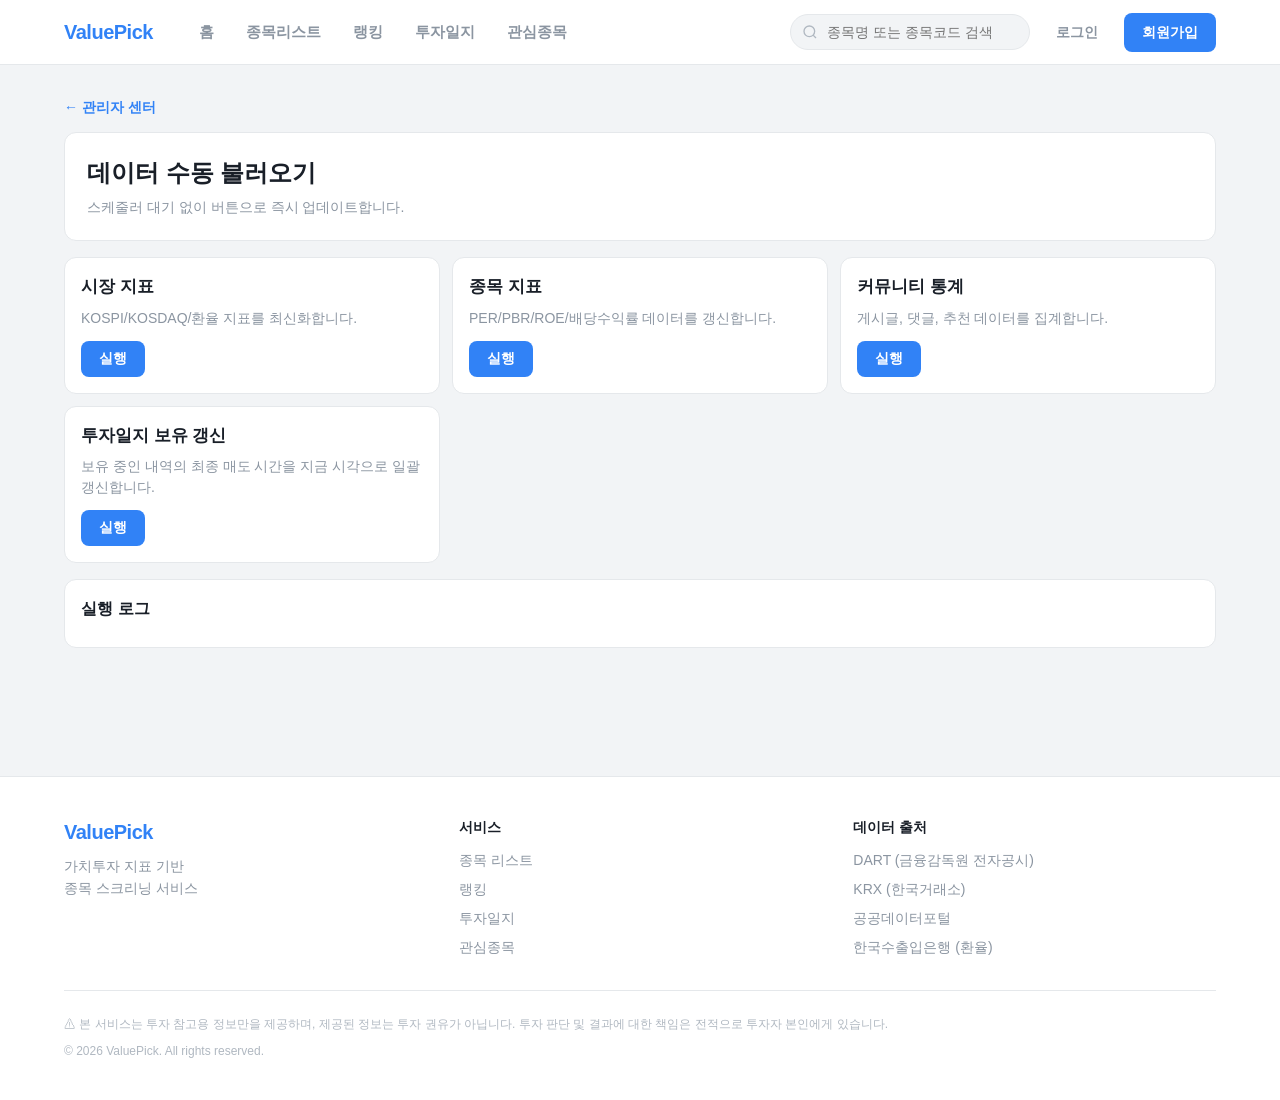
<file: front/admin-data-sync.html>
<!DOCTYPE html>
<html lang="ko">
<head>
  <meta charset="UTF-8" />
  <meta name="viewport" content="width=device-width, initial-scale=1.0" />
  <title>데이터 수동 불러오기 — ValuePick</title>
  <link rel="stylesheet" href="css/common.css" />
  <link rel="stylesheet" href="css/admin.css" />
</head>
<body>
<div id="header-placeholder"></div>

<main class="main">
  <a class="back-link" href="admin.html">← 관리자 센터</a>
  <section class="page-head">
    <h1>데이터 수동 불러오기</h1>
    <p>스케줄러 대기 없이 버튼으로 즉시 업데이트합니다.</p>
  </section>

  <section class="sync-grid">
    <article class="sync-card">
      <h2>시장 지표</h2>
      <p>KOSPI/KOSDAQ/환율 지표를 최신화합니다.</p>
      <button class="btn-primary" data-sync="market" type="button">실행</button>
    </article>
    <article class="sync-card">
      <h2>종목 지표</h2>
      <p>PER/PBR/ROE/배당수익률 데이터를 갱신합니다.</p>
      <button class="btn-primary" data-sync="stocks" type="button">실행</button>
    </article>
    <article class="sync-card">
      <h2>커뮤니티 통계</h2>
      <p>게시글, 댓글, 추천 데이터를 집계합니다.</p>
      <button class="btn-primary" data-sync="community" type="button">실행</button>
    </article>
    <article class="sync-card">
      <h2>투자일지 보유 갱신</h2>
      <p>보유 중인 내역의 최종 매도 시간을 지금 시각으로 일괄 갱신합니다.</p>
      <button class="btn-primary" data-sync="journal-refresh" type="button">실행</button>
    </article>
  </section>

  <section class="log-panel">
    <h3>실행 로그</h3>
    <div id="syncLog" class="log-list"></div>
  </section>
</main>

<div id="footer-placeholder"></div>

<script src="js/common.js"></script>
<script src="js/admin-data-sync.js"></script>
</body>
</html>
</file>
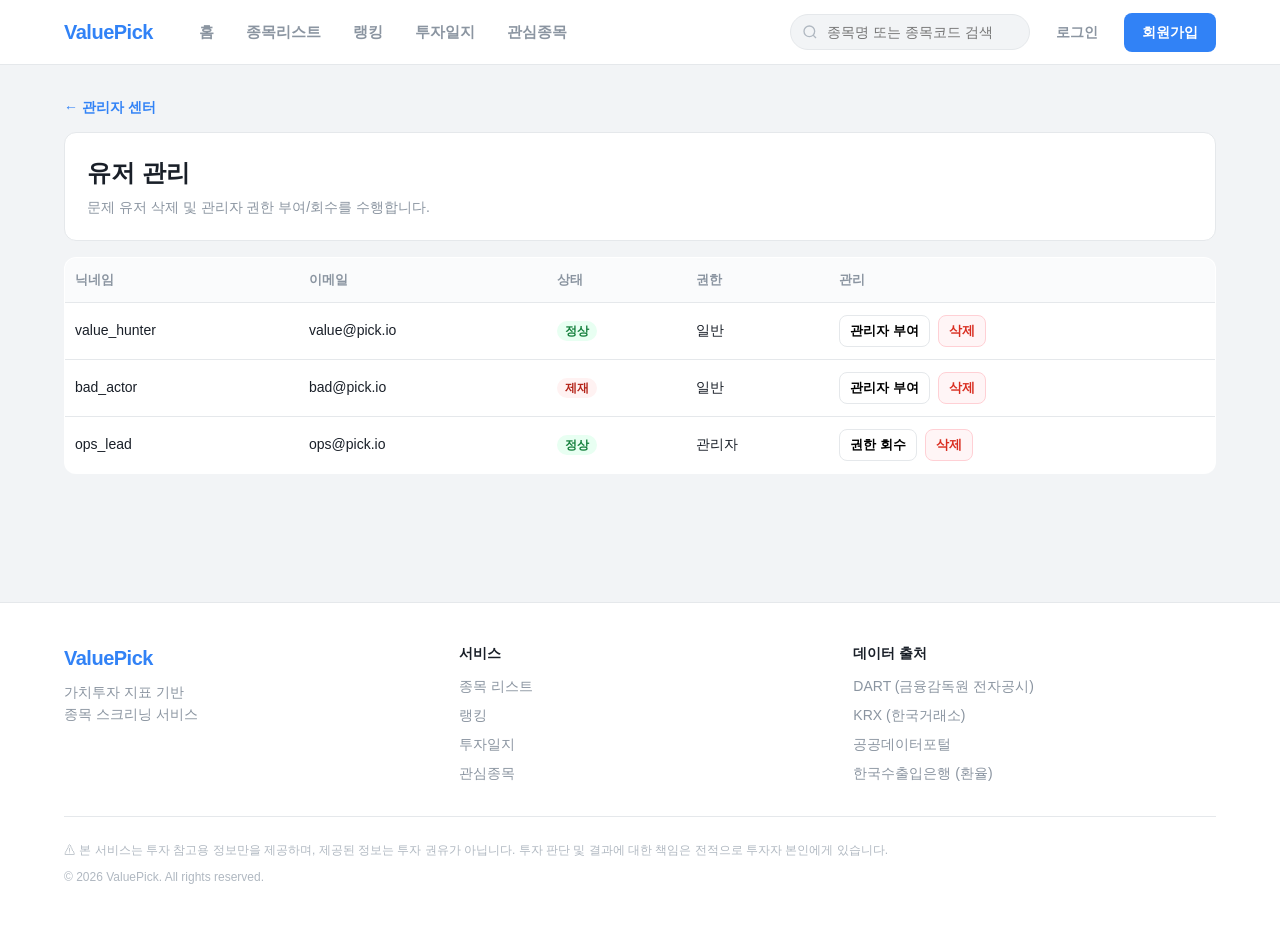
<file: front/admin-users.html>
<!DOCTYPE html>
<html lang="ko">
<head>
  <meta charset="UTF-8" />
  <meta name="viewport" content="width=device-width, initial-scale=1.0" />
  <title>유저 관리 — ValuePick</title>
  <link rel="stylesheet" href="css/common.css" />
  <link rel="stylesheet" href="css/admin.css" />
</head>
<body>
<div id="header-placeholder"></div>

<main class="main">
  <a class="back-link" href="admin.html">← 관리자 센터</a>
  <section class="page-head">
    <h1>유저 관리</h1>
    <p>문제 유저 삭제 및 관리자 권한 부여/회수를 수행합니다.</p>
  </section>

  <section class="table-wrap">
    <table class="admin-table" aria-label="유저 관리 테이블">
      <thead>
        <tr>
          <th>닉네임</th>
          <th>이메일</th>
          <th>상태</th>
          <th>권한</th>
          <th>관리</th>
        </tr>
      </thead>
      <tbody id="userTableBody"></tbody>
    </table>
  </section>
</main>

<div id="footer-placeholder"></div>

<script src="js/common.js"></script>
<script src="js/admin-users.js"></script>
</body>
</html>
</file>
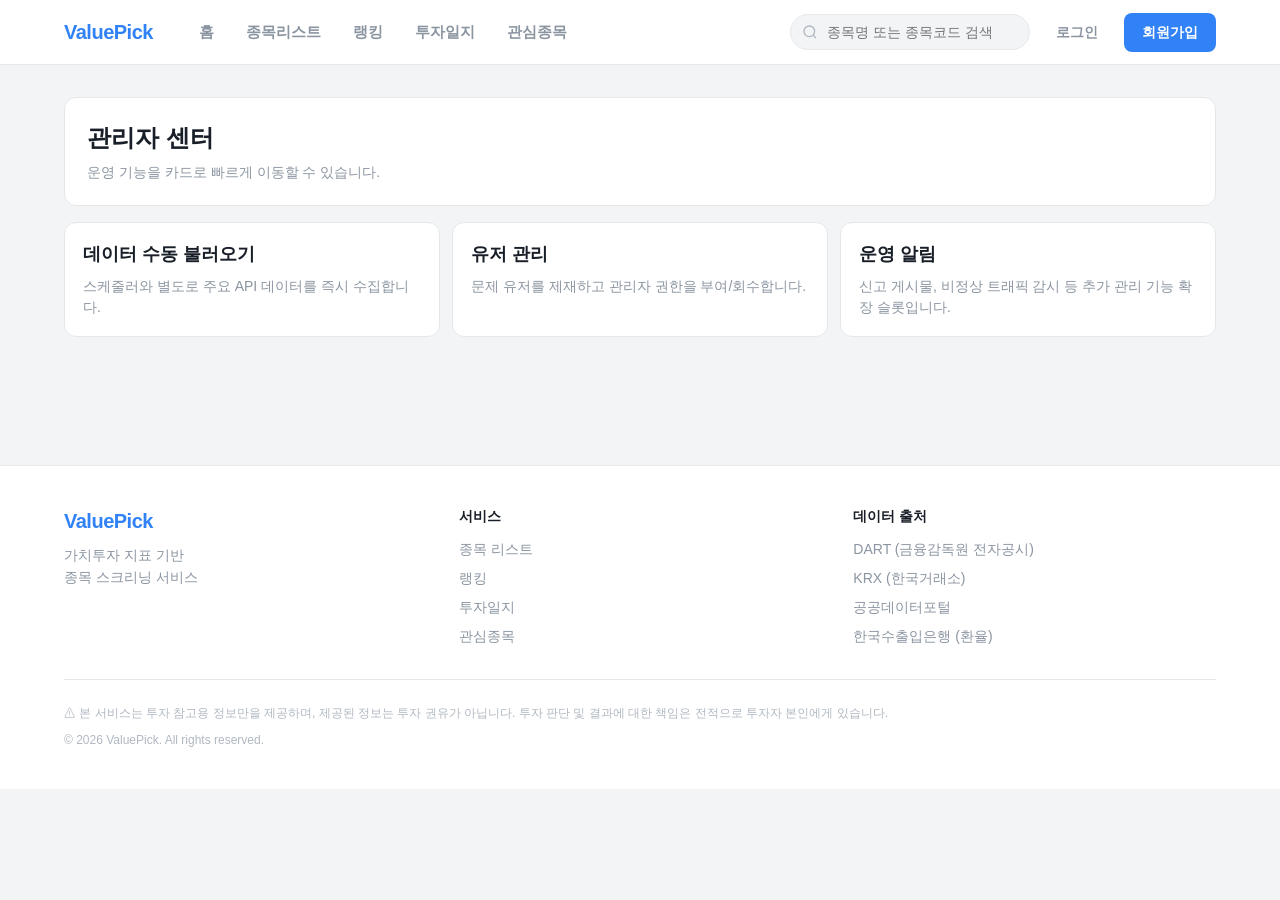
<file: front/admin.html>
<!DOCTYPE html>
<html lang="ko">
<head>
  <meta charset="UTF-8" />
  <meta name="viewport" content="width=device-width, initial-scale=1.0" />
  <title>관리자 센터 — ValuePick</title>
  <link rel="stylesheet" href="css/common.css" />
  <link rel="stylesheet" href="css/admin.css" />
</head>
<body>
<div id="header-placeholder"></div>

<main class="main">
  <section class="page-head">
    <h1>관리자 센터</h1>
    <p>운영 기능을 카드로 빠르게 이동할 수 있습니다.</p>
  </section>

  <section class="admin-grid">
    <a class="admin-card" href="admin-data-sync.html">
      <h2>데이터 수동 불러오기</h2>
      <p>스케줄러와 별도로 주요 API 데이터를 즉시 수집합니다.</p>
    </a>
    <a class="admin-card" href="admin-users.html">
      <h2>유저 관리</h2>
      <p>문제 유저를 제재하고 관리자 권한을 부여/회수합니다.</p>
    </a>
    <article class="admin-card">
      <h2>운영 알림</h2>
      <p>신고 게시물, 비정상 트래픽 감시 등 추가 관리 기능 확장 슬롯입니다.</p>
    </article>
  </section>
</main>

<div id="footer-placeholder"></div>

<script src="js/common.js"></script>
<script src="js/admin.js"></script>
</body>
</html>
</file>
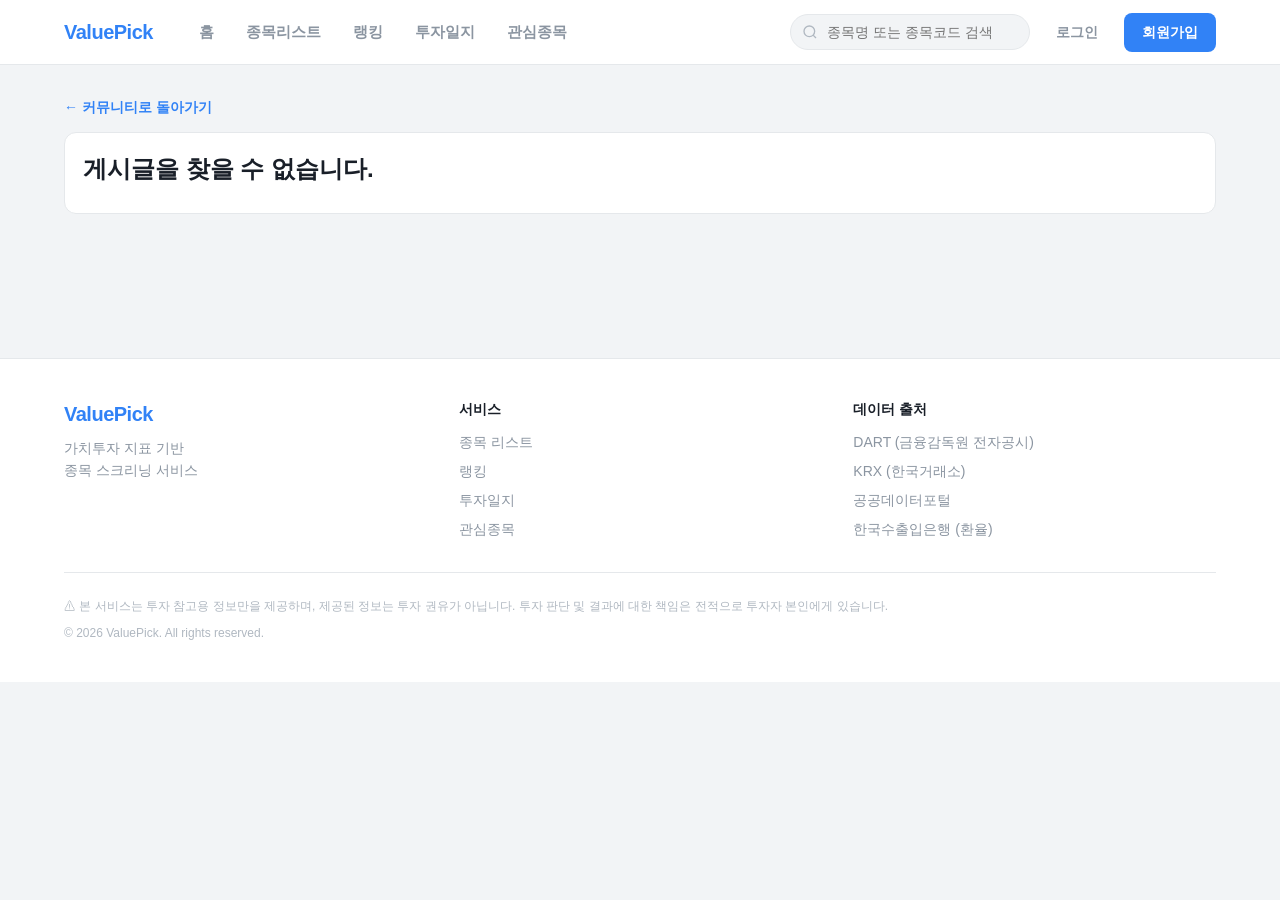
<file: front/community-detail.html>
<!DOCTYPE html>
<html lang="ko">
<head>
  <meta charset="UTF-8" />
  <meta name="viewport" content="width=device-width, initial-scale=1.0" />
  <title>커뮤니티 상세 — ValuePick</title>
  <link rel="stylesheet" href="css/common.css" />
  <link rel="stylesheet" href="css/community-detail.css" />
</head>
<body>
<div id="header-placeholder"></div>

<main class="main">
  <a class="back-link" href="community.html">← 커뮤니티로 돌아가기</a>

  <section class="post-detail" id="postDetail"></section>

  <section class="discussion-panel hidden" id="discussionPanel">
    <div class="discussion-head">
      <h2 id="discussionTitle">종목 토론 스트림</h2>
      <select id="periodFilter">
        <option value="7">1주일</option>
        <option value="30">1개월</option>
        <option value="365">1년</option>
        <option value="all">전체</option>
      </select>
    </div>
    <form id="streamForm" class="stream-form">
      <textarea name="streamText" rows="3" placeholder="해당 종목에 대한 관점/근거를 등록하세요." required></textarea>
      <button class="btn-primary" type="submit">토론 스트림 등록</button>
    </form>
    <div class="stream-list" id="streamList"></div>
  </section>
</main>

<div id="footer-placeholder"></div>

<script src="js/common.js"></script>
<script src="js/community-detail.js"></script>
</body>
</html>
</file>
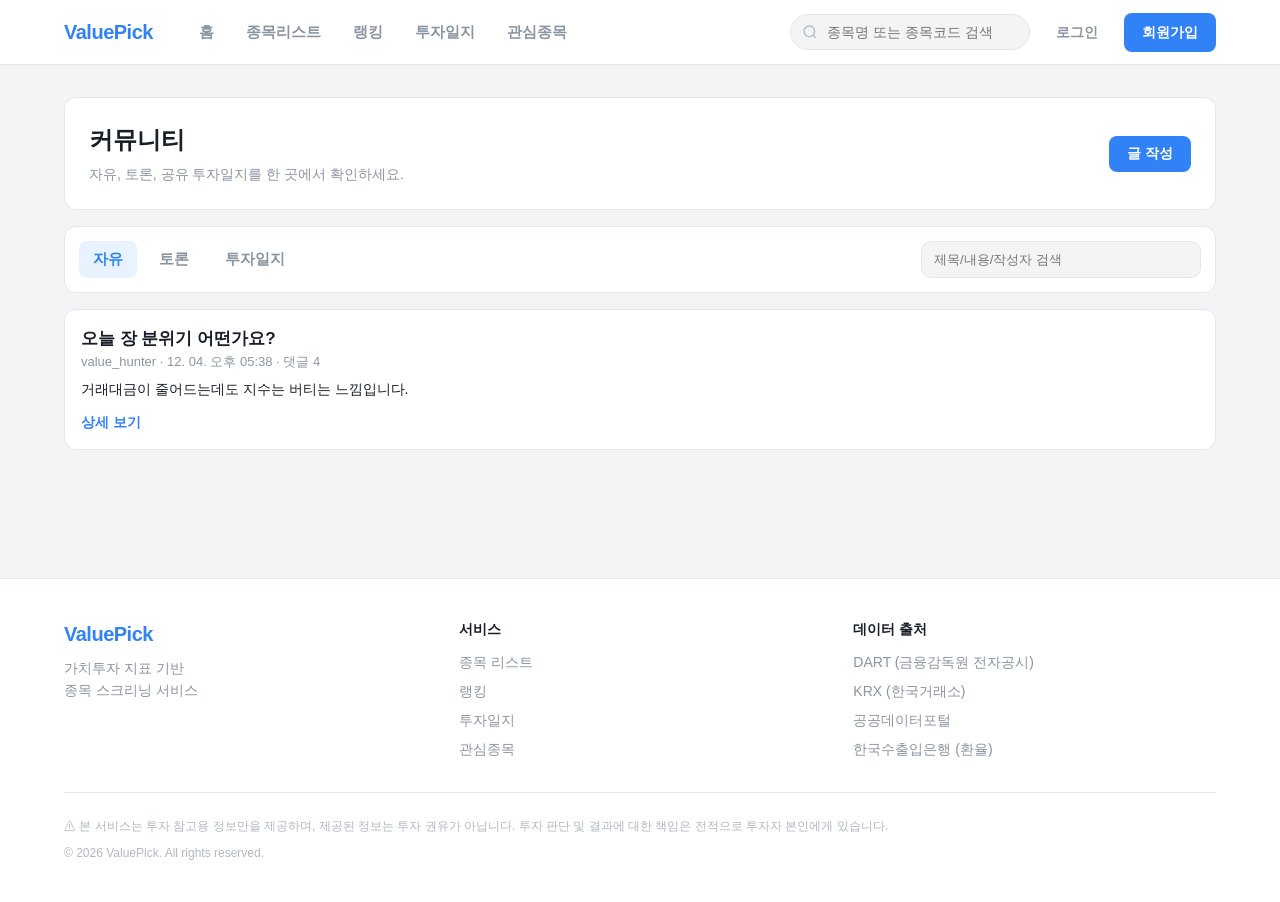
<file: front/community.html>
<!DOCTYPE html>
<html lang="ko">
<head>
  <meta charset="UTF-8" />
  <meta name="viewport" content="width=device-width, initial-scale=1.0" />
  <title>커뮤니티 — ValuePick</title>
  <link rel="stylesheet" href="css/common.css" />
  <link rel="stylesheet" href="css/community.css" />
</head>
<body>
<div id="header-placeholder"></div>

<main class="main">
  <section class="page-head">
    <div>
      <h1>커뮤니티</h1>
      <p>자유, 토론, 공유 투자일지를 한 곳에서 확인하세요.</p>
    </div>
    <button class="btn-primary" id="openPostModal" type="button">글 작성</button>
  </section>

  <section class="toolbar">
    <div class="tabs" id="communityTabs">
      <button class="tab active" data-tab="free" type="button">자유</button>
      <button class="tab" data-tab="discussion" type="button">토론</button>
      <button class="tab" data-tab="journal" type="button">투자일지</button>
    </div>
    <input id="communitySearchInput" type="text" placeholder="제목/내용/작성자 검색" aria-label="커뮤니티 검색" />
  </section>

  <section id="communityList" class="community-list"></section>
</main>

<div class="modal-backdrop" id="postModal" aria-hidden="true">
  <div class="modal">
    <div class="modal-head">
      <h2>커뮤니티 글 작성</h2>
      <button class="icon-btn" id="closePostModal" type="button" aria-label="모달 닫기">×</button>
    </div>
    <form id="postForm" class="modal-form">
      <label>
        탭
        <select name="tab" required>
          <option value="free">자유</option>
          <option value="discussion">토론</option>
        </select>
      </label>
      <label id="stockField" class="hidden">
        종목명
        <input name="stockName" type="text" placeholder="예: 삼성전자" />
      </label>
      <label>
        제목
        <input name="title" type="text" required />
      </label>
      <label>
        내용
        <textarea name="content" rows="6" required></textarea>
      </label>
      <div class="form-actions">
        <button class="btn-text" id="cancelPost" type="button">취소</button>
        <button class="btn-primary" type="submit">등록</button>
      </div>
    </form>
  </div>
</div>

<div class="modal-backdrop" id="journalDetailModal" aria-hidden="true">
  <div class="modal">
    <div class="modal-head">
      <h2 id="journalDetailTitle">공유 투자일지</h2>
      <button class="icon-btn" id="closeJournalDetailModal" type="button" aria-label="모달 닫기">×</button>
    </div>
    <div class="action-body" id="journalDetailBody"></div>
  </div>
</div>

<div id="footer-placeholder"></div>

<script src="js/common.js"></script>
<script src="js/community.js"></script>
</body>
</html>
</file>
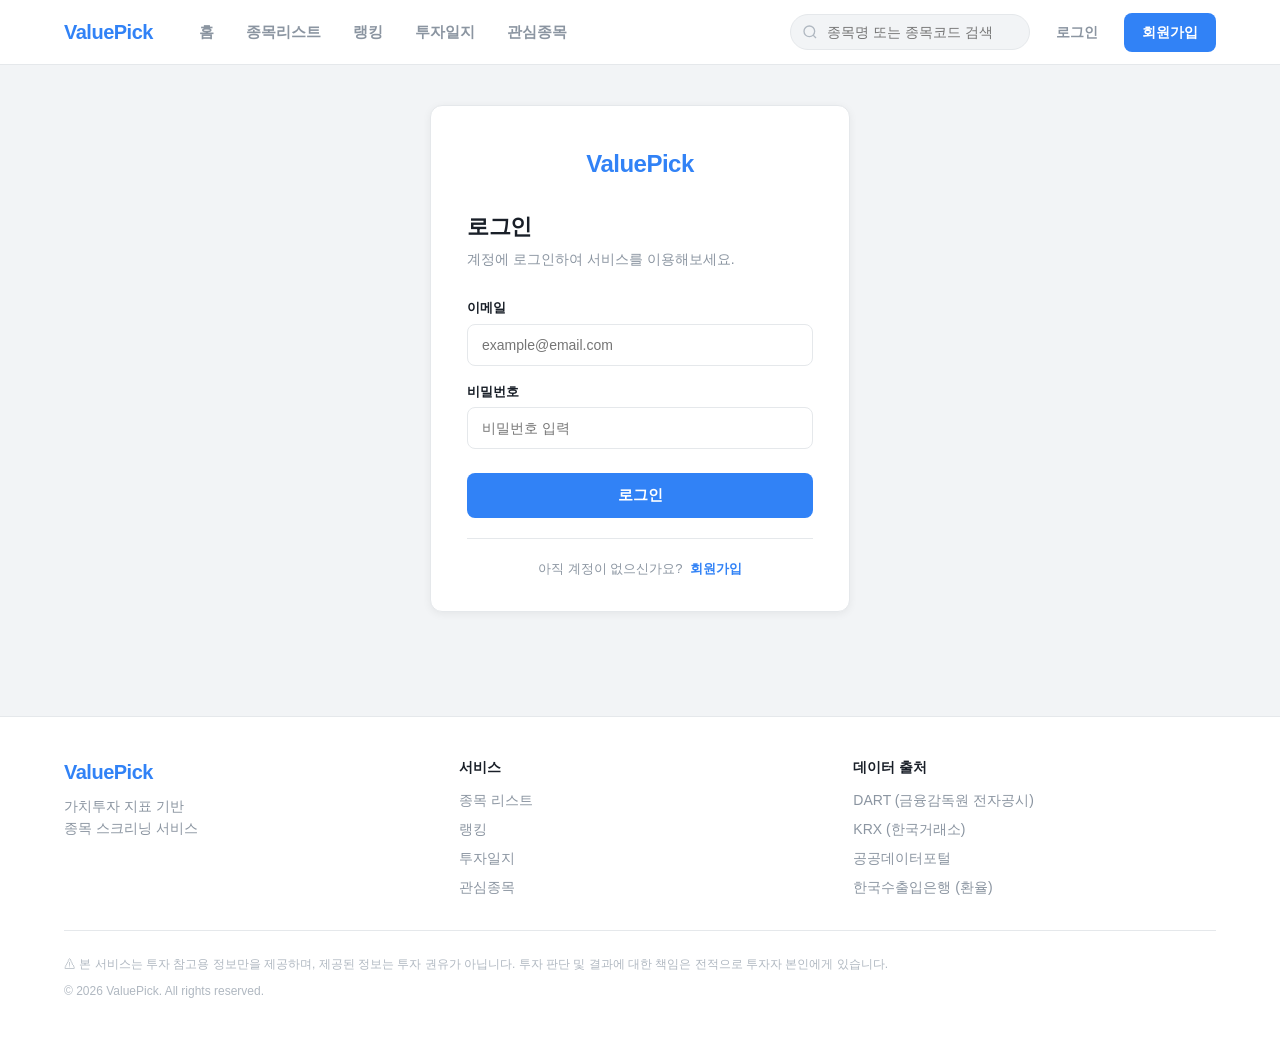
<file: front/favorites.html>
<!DOCTYPE html>
<html lang="ko">
<head>
  <meta charset="UTF-8" />
  <meta name="viewport" content="width=device-width, initial-scale=1.0" />
  <title>관심종목 — ValuePick</title>
  <link rel="stylesheet" href="css/common.css" />
  <link rel="stylesheet" href="css/list.css" />
  <link rel="stylesheet" href="css/favorites.css" />
</head>
<body>

<div id="header-placeholder"></div>

<main class="main">
  <div class="page-header">
    <h1>관심종목</h1>
    <p id="stockCount">불러오는 중...</p>
  </div>

  <div class="table-wrap">
    <table class="stock-table" aria-label="관심종목 목록">
      <thead>
        <tr>
          <th class="th-favorite"></th>
          <th>종목명</th>
          <th>현재가</th>
          <th>등락률</th>
          <th>시가총액</th>
          <th>PER</th>
          <th>PBR</th>
          <th>ROE</th>
          <th>배당수익률</th>
        </tr>
      </thead>
      <tbody id="tableBody"></tbody>
    </table>
  </div>

  <div class="card-list" id="cardList"></div>
</main>

<div id="footer-placeholder"></div>

<script src="js/data.js"></script>
<script src="js/common.js"></script>
<script src="js/favorites.js"></script>
</body>
</html>
</file>
<file: front/css/common.css>
/* common.css — ValuePick 공통 스타일 (Figma 디자인 기반) */

*, *::before, *::after {
  box-sizing: border-box;
  margin: 0;
  padding: 0;
}

:root {
  --primary: #3182f6;
  --primary-dark: #1b64da;
  --primary-light: #e8f3ff;
  --up: #f04452;
  --down: #3182f6;
  --bg: #f2f4f6;
  --surface: #ffffff;
  --border: #e5e8eb;
  --text-main: #191f28;
  --text-sub: #8b95a1;
  --text-muted: #b0b8c1;
  --radius: 12px;
  --radius-sm: 8px;
  --shadow: 0 2px 8px rgba(0, 0, 0, 0.06);
  --shadow-hover: 0 4px 16px rgba(0, 0, 0, 0.1);
  --header-h: 64px;
  --max-w: 1200px;
}

html {
  scroll-behavior: smooth;
}

body {
  font-family: 'Pretendard', 'Noto Sans KR', -apple-system, BlinkMacSystemFont, sans-serif;
  background: var(--bg);
  color: var(--text-main);
  font-size: 14px;
  line-height: 1.5;
  min-height: 100vh;
}

a {
  color: inherit;
  text-decoration: none;
}

button {
  font-family: inherit;
  cursor: pointer;
}

/* ── Header ── */
.header {
  background: var(--surface);
  border-bottom: 1px solid var(--border);
  position: sticky;
  top: 0;
  z-index: 100;
}

.header-inner {
  max-width: var(--max-w);
  margin: 0 auto;
  padding: 0 24px;
  height: var(--header-h);
  display: flex;
  align-items: center;
  gap: 32px;
}

.brand {
  font-size: 20px;
  font-weight: 800;
  color: var(--primary);
  letter-spacing: -0.5px;
  flex-shrink: 0;
}

.nav {
  display: flex;
  gap: 4px;
}

.nav-link {
  padding: 8px 14px;
  border-radius: var(--radius-sm);
  font-size: 15px;
  font-weight: 600;
  color: var(--text-sub);
  transition: color 0.15s, background 0.15s;
}

.nav-link:hover {
  color: var(--text-main);
  background: var(--bg);
}

.nav-link.active {
  color: var(--primary);
  background: var(--primary-light);
}

.header-right {
  margin-left: auto;
  display: flex;
  align-items: center;
  gap: 12px;
}

.search-wrap {
  position: relative;
  display: flex;
  align-items: center;
}

.search-wrap svg {
  position: absolute;
  left: 12px;
  color: var(--text-muted);
  pointer-events: none;
}

.search-input {
  width: 240px;
  padding: 9px 12px 9px 36px;
  border: 1px solid var(--border);
  border-radius: 20px;
  font-size: 14px;
  outline: none;
  background: var(--bg);
  transition: border-color 0.15s, box-shadow 0.15s;
}

.search-input:focus {
  border-color: var(--primary);
  box-shadow: 0 0 0 3px rgba(49, 130, 246, 0.12);
  background: var(--surface);
}

.btn-text {
  padding: 8px 14px;
  border: none;
  background: none;
  font-size: 14px;
  font-weight: 600;
  color: var(--text-sub);
  border-radius: var(--radius-sm);
  transition: color 0.15s, background 0.15s;
}

.btn-text:hover {
  color: var(--text-main);
  background: var(--bg);
}

.btn-primary {
  padding: 9px 18px;
  background: var(--primary);
  color: #fff;
  border: none;
  border-radius: var(--radius-sm);
  font-size: 14px;
  font-weight: 700;
  transition: background 0.15s;
}

.btn-primary:hover {
  background: var(--primary-dark);
}

/* ── Main ── */
.main {
  max-width: var(--max-w);
  margin: 0 auto;
  padding: 32px 24px 64px;
}

/* ── Section ── */
.section-title {
  font-size: 18px;
  font-weight: 700;
  color: var(--text-main);
  margin-bottom: 16px;
  letter-spacing: -0.3px;
}

/* ── Stock card (shared) ── */
.stock-card {
  position: relative;
  background: var(--surface);
  border: 1px solid var(--border);
  border-radius: var(--radius);
  padding: 20px;
  cursor: pointer;
  transition: box-shadow 0.2s, border-color 0.2s, transform 0.15s;
}

/* ── 관심종목 별 버튼 (카드/랭킹/상세 공통) ── */
.favorite-btn {
  position: absolute;
  top: 12px;
  left: 12px;
  width: 28px;
  height: 28px;
  border: none;
  background: transparent;
  color: var(--border);
  font-size: 20px;
  line-height: 1;
  cursor: pointer;
  z-index: 1;
}

.favorite-btn:hover {
  color: #f0b429;
}

.favorite-btn.active {
  color: #f0b429;
}

.stock-card:hover {
  box-shadow: var(--shadow-hover);
  border-color: #d1d6db;
  transform: translateY(-1px);
}

.stock-card-header {
  display: flex;
  justify-content: space-between;
  align-items: flex-start;
  margin-bottom: 16px;
  padding-top: 24px;
}

.stock-name {
  font-size: 16px;
  font-weight: 700;
  color: var(--text-main);
  margin-bottom: 2px;
}

.stock-code {
  font-size: 13px;
  color: var(--text-sub);
}

.stock-price-wrap {
  text-align: right;
}

.stock-price {
  font-size: 16px;
  font-weight: 700;
}

.stock-change {
  font-size: 13px;
  font-weight: 600;
}

.stock-change.up { color: var(--up); }
.stock-change.down { color: var(--down); }

.stock-metrics {
  display: grid;
  grid-template-columns: repeat(5, 1fr);
  gap: 8px;
}

.metric-item {
  text-align: center;
}

.metric-label {
  font-size: 11px;
  color: var(--text-sub);
  margin-bottom: 4px;
}

.metric-value {
  font-size: 13px;
  font-weight: 600;
  color: var(--text-main);
}

/* ── Ranking list ── */
.rank-item {
  display: flex;
  align-items: center;
  justify-content: space-between;
  padding: 10px 12px;
  border-radius: var(--radius-sm);
  cursor: pointer;
  transition: background 0.15s;
}

.rank-item:hover {
  background: var(--bg);
}

.rank-left {
  display: flex;
  align-items: center;
  gap: 10px;
}

.rank-num {
  width: 22px;
  height: 22px;
  border-radius: 6px;
  background: var(--bg);
  font-size: 12px;
  font-weight: 700;
  color: var(--text-sub);
  display: flex;
  align-items: center;
  justify-content: center;
  flex-shrink: 0;
}

.rank-num.top3 {
  background: var(--primary-light);
  color: var(--primary);
}

.rank-name {
  font-size: 14px;
  font-weight: 600;
}

.rank-code {
  font-size: 12px;
  color: var(--text-sub);
}

.rank-right {
  text-align: right;
}

.rank-value {
  font-size: 14px;
  font-weight: 700;
}

/* ── Utility ── */
.up { color: var(--up); }
.down { color: var(--down); }

.empty-state {
  text-align: center;
  padding: 48px 24px;
  color: var(--text-sub);
}

/* ── Mobile nav toggle ── */
.menu-toggle {
  display: none;
  padding: 8px;
  border: none;
  background: none;
  color: var(--text-main);
}

/* ── Footer ── */
.footer {
  background: var(--surface);
  border-top: 1px solid var(--border);
  margin-top: 64px;
}

.footer-inner {
  max-width: var(--max-w);
  margin: 0 auto;
  padding: 40px 24px;
}

.footer-grid {
  display: grid;
  grid-template-columns: repeat(3, 1fr);
  gap: 32px;
  margin-bottom: 32px;
}

.footer-brand {
  font-size: 20px;
  font-weight: 800;
  color: var(--primary);
  letter-spacing: -0.5px;
  margin-bottom: 8px;
}

.footer-desc {
  font-size: 14px;
  color: var(--text-sub);
  line-height: 1.6;
}

.footer-heading {
  font-size: 14px;
  font-weight: 700;
  color: var(--text-main);
  margin-bottom: 12px;
}

.footer-list {
  list-style: none;
  display: flex;
  flex-direction: column;
  gap: 8px;
}

.footer-list a {
  font-size: 14px;
  color: var(--text-sub);
  transition: color 0.15s;
}

.footer-list a:hover {
  color: var(--primary);
}

.footer-list--plain li {
  font-size: 14px;
  color: var(--text-sub);
}

.footer-bottom {
  border-top: 1px solid var(--border);
  padding-top: 24px;
}

.footer-disclaimer {
  font-size: 12px;
  color: var(--text-muted);
  line-height: 1.6;
  margin-bottom: 8px;
}

.footer-copyright {
  font-size: 12px;
  color: var(--text-muted);
}

@media (max-width: 768px) {
  .footer-grid {
    grid-template-columns: 1fr;
    gap: 24px;
  }
}

/* ── Responsive ── */
@media (max-width: 1024px) {
  .search-input { width: 180px; }
  .stock-metrics { grid-template-columns: repeat(3, 1fr); }
}

@media (max-width: 768px) {
  .header-inner { gap: 12px; padding: 0 16px; }
  .nav { display: none; }
  .nav.open {
    display: flex;
    flex-direction: column;
    position: absolute;
    top: 100%;
    left: 0;
    right: 0;
    background: var(--surface);
    border-bottom: 1px solid var(--border);
    padding: 12px 16px;
    gap: 4px;
  }
  .menu-toggle { display: block; }
  .search-wrap { flex: 1; }
  .search-input { width: 100%; }
  .main { padding: 20px 16px 48px; }
  .stock-metrics { grid-template-columns: repeat(2, 1fr); }
}

@media (max-width: 480px) {
  .header-inner {
    flex-wrap: wrap;
    height: auto;
    min-height: var(--header-h);
    padding: 10px 16px;
    row-gap: 8px;
  }
  .header-right {
    width: 100%;
    justify-content: flex-end;
  }
}
</file>
<file: front/css/admin.css>
.back-link {
  display: inline-block;
  margin-bottom: 14px;
  color: var(--primary);
  font-weight: 700;
}

.page-head {
  background: var(--surface);
  border: 1px solid var(--border);
  border-radius: var(--radius);
  padding: 22px;
  margin-bottom: 16px;
}

.page-head h1 {
  font-size: 24px;
  margin-bottom: 6px;
}

.page-head p {
  color: var(--text-sub);
}

.admin-grid {
  display: grid;
  grid-template-columns: repeat(3, minmax(0, 1fr));
  gap: 12px;
}

.admin-card {
  background: var(--surface);
  border: 1px solid var(--border);
  border-radius: var(--radius);
  padding: 18px;
  transition: box-shadow 0.15s, border-color 0.15s;
}

.admin-card:hover {
  border-color: #d1d6db;
  box-shadow: var(--shadow);
}

.admin-card h2 {
  font-size: 18px;
  margin-bottom: 8px;
}

.admin-card p {
  color: var(--text-sub);
}

.sync-grid {
  display: grid;
  grid-template-columns: repeat(3, minmax(0, 1fr));
  gap: 12px;
  margin-bottom: 16px;
}

.sync-card {
  background: var(--surface);
  border: 1px solid var(--border);
  border-radius: var(--radius);
  padding: 16px;
}

.sync-card h2 {
  font-size: 17px;
  margin-bottom: 8px;
}

.sync-card p {
  color: var(--text-sub);
  margin-bottom: 12px;
}

.log-panel {
  background: var(--surface);
  border: 1px solid var(--border);
  border-radius: var(--radius);
  padding: 16px;
}

.log-panel h3 {
  margin-bottom: 10px;
}

.log-list {
  display: grid;
  gap: 8px;
}

.log-item {
  border: 1px solid var(--border);
  border-radius: 8px;
  padding: 8px 10px;
  color: var(--text-sub);
}

.admin-table {
  width: 100%;
  border-collapse: collapse;
  background: var(--surface);
  border: 1px solid var(--border);
  border-radius: var(--radius);
  overflow: hidden;
}

.admin-table th,
.admin-table td {
  padding: 12px 10px;
  border-bottom: 1px solid var(--border);
  text-align: left;
}

.admin-table th {
  background: #fafbfc;
  color: var(--text-sub);
  font-size: 13px;
}

.actions {
  display: flex;
  gap: 8px;
}

.btn-outline {
  border: 1px solid var(--border);
  background: var(--surface);
  border-radius: 8px;
  padding: 6px 10px;
  font-weight: 600;
}

.btn-danger {
  border: 1px solid #ffd0d5;
  background: #fff5f6;
  color: #d92d20;
  border-radius: 8px;
  padding: 6px 10px;
  font-weight: 700;
}

.pill {
  border-radius: 999px;
  padding: 3px 8px;
  font-size: 12px;
  font-weight: 700;
}

.pill.good {
  background: #e8fff2;
  color: #15803d;
}

.pill.blocked {
  background: #fff2f2;
  color: #b42318;
}

@media (max-width: 1024px) {
  .admin-grid,
  .sync-grid {
    grid-template-columns: 1fr;
  }
}
</file>
<file: front/css/community-detail.css>
.back-link {
  display: inline-block;
  margin-bottom: 14px;
  color: var(--primary);
  font-weight: 700;
}

.post-detail,
.discussion-panel {
  background: var(--surface);
  border: 1px solid var(--border);
  border-radius: var(--radius);
  padding: 18px;
}

.post-detail {
  margin-bottom: 16px;
}

.post-detail h1 {
  font-size: 24px;
  margin-bottom: 8px;
}

.meta {
  color: var(--text-sub);
  margin-bottom: 12px;
}

.post-body {
  white-space: pre-wrap;
}

.discussion-panel {
  margin-bottom: 16px;
}

.discussion-head {
  display: flex;
  justify-content: space-between;
  align-items: center;
  margin-bottom: 12px;
}

.discussion-head select {
  border: 1px solid var(--border);
  border-radius: 8px;
  padding: 8px 10px;
}

.stream-form {
  display: grid;
  gap: 8px;
  margin-bottom: 12px;
}

.stream-form textarea {
  border: 1px solid var(--border);
  border-radius: 10px;
  padding: 10px 12px;
}

.stream-list {
  display: grid;
  gap: 10px;
  max-height: 520px;
  overflow: auto;
}

.stream-item {
  border: 1px solid var(--border);
  border-radius: 10px;
  padding: 12px;
}

.stream-item .row {
  display: flex;
  justify-content: space-between;
  align-items: center;
  gap: 8px;
  color: var(--text-sub);
  font-size: 13px;
  margin-bottom: 6px;
}

.attachment {
  margin-top: 8px;
  border: 1px dashed var(--border);
  border-radius: 8px;
  padding: 8px 10px;
  color: var(--text-sub);
}

.stream-actions {
  display: flex;
  justify-content: flex-end;
  margin-top: 8px;
}

.btn-delete-stream {
  border: 1px solid #ffd0d5;
  background: #fff5f6;
  color: #d92d20;
  border-radius: 8px;
  padding: 5px 9px;
  font-size: 12px;
  font-weight: 700;
}

.stream-comments {
  margin-top: 10px;
  border-top: 1px solid var(--border);
  padding-top: 10px;
}

.inline-comment-form {
  display: grid;
  gap: 8px;
  margin-top: 8px;
}

.inline-comment-form textarea {
  border: 1px solid var(--border);
  border-radius: 10px;
  padding: 8px 10px;
}

.inline-comment-list {
  display: grid;
  gap: 8px;
  margin-bottom: 6px;
}

.comment-item {
  border: 1px solid var(--border);
  border-radius: 10px;
  padding: 8px 10px;
  background: #fafbfc;
}

.comment-item .row {
  color: var(--text-sub);
  font-size: 13px;
  margin-bottom: 4px;
}

.hidden {
  display: none;
}
</file>
<file: front/css/community.css>
.page-head {
  background: var(--surface);
  border: 1px solid var(--border);
  border-radius: var(--radius);
  padding: 24px;
  display: flex;
  align-items: center;
  justify-content: space-between;
  gap: 16px;
  margin-bottom: 16px;
}

.page-head h1 {
  font-size: 24px;
  margin-bottom: 6px;
}

.page-head p {
  color: var(--text-sub);
}

.toolbar {
  background: var(--surface);
  border: 1px solid var(--border);
  border-radius: var(--radius);
  padding: 14px;
  display: flex;
  gap: 10px;
  justify-content: space-between;
  margin-bottom: 16px;
}

.tabs {
  display: flex;
  gap: 8px;
}

.tab {
  border: none;
  background: transparent;
  color: var(--text-sub);
  padding: 8px 14px;
  border-radius: var(--radius-sm);
  font-size: 15px;
  font-weight: 600;
  transition: color 0.15s, background 0.15s;
}

.tab:hover {
  color: var(--text-main);
  background: var(--bg);
}

.tab.active {
  color: var(--primary);
  background: var(--primary-light);
}

.toolbar input {
  width: 280px;
  padding: 10px 12px;
  border-radius: 10px;
  border: 1px solid var(--border);
  background: var(--bg);
}

.community-list {
  display: grid;
  gap: 12px;
}

.post-card {
  background: var(--surface);
  border: 1px solid var(--border);
  border-radius: var(--radius);
  padding: 16px;
}

.post-card-head {
  display: flex;
  align-items: center;
  justify-content: space-between;
  gap: 10px;
  margin-bottom: 8px;
}

.post-title {
  font-size: 17px;
  font-weight: 700;
}

.meta {
  color: var(--text-sub);
  font-size: 13px;
}

.post-body {
  margin-top: 8px;
  color: var(--text-main);
  white-space: pre-wrap;
}

.post-actions {
  display: flex;
  justify-content: space-between;
  align-items: center;
  margin-top: 12px;
}

.link-btn {
  color: var(--primary);
  font-weight: 700;
}

.vote-inline {
  display: flex;
  gap: 8px;
}

.vote-inline button {
  border: 1px solid var(--border);
  border-radius: 8px;
  background: var(--surface);
  padding: 6px 10px;
  font-weight: 600;
}

.empty {
  padding: 40px 20px;
  border-radius: var(--radius);
  border: 1px dashed var(--border);
  background: var(--surface);
  color: var(--text-sub);
  text-align: center;
}

.modal-backdrop {
  position: fixed;
  inset: 0;
  background: rgba(0, 0, 0, 0.45);
  display: none;
  align-items: center;
  justify-content: center;
  z-index: 200;
  padding: 16px;
}

.modal-backdrop.open {
  display: flex;
}

.modal {
  width: min(640px, 100%);
  max-height: 90vh;
  background: var(--surface);
  border-radius: var(--radius);
  border: 1px solid var(--border);
  overflow: hidden;
  display: flex;
  flex-direction: column;
}

.modal-head {
  border-bottom: 1px solid var(--border);
  padding: 18px 20px;
  display: flex;
  justify-content: space-between;
  align-items: center;
  flex-shrink: 0;
}

.action-body {
  padding: 20px;
  overflow-y: auto;
}

.detail-block {
  margin-top: 12px;
  border: 1px solid var(--border);
  border-radius: 10px;
  padding: 12px 14px;
  background: #fafbfc;
}

.detail-block:first-child {
  margin-top: 0;
}

.detail-block h3 {
  font-size: 13px;
  font-weight: 700;
  color: var(--text-sub);
  margin-bottom: 8px;
}

.detail-block p {
  margin-bottom: 6px;
  font-size: 13px;
  color: var(--text-sub);
}

.detail-block p:last-child {
  margin-bottom: 0;
}

.vote-inline button.active {
  border-color: var(--primary);
  color: var(--primary);
  background: var(--primary-light);
}

.inline-comment-list {
  display: grid;
  gap: 8px;
  margin-bottom: 6px;
}

.comment-item {
  border: 1px solid var(--border);
  border-radius: 10px;
  padding: 8px 10px;
  background: #fafbfc;
}

.comment-item .row {
  color: var(--text-sub);
  font-size: 13px;
  margin-bottom: 4px;
}

.inline-comment-form {
  display: grid;
  gap: 8px;
  margin-top: 8px;
}

.inline-comment-form textarea {
  border: 1px solid var(--border);
  border-radius: 10px;
  padding: 8px 10px;
}

.icon-btn {
  border: none;
  background: transparent;
  color: var(--text-sub);
  font-size: 24px;
}

.modal-form {
  display: grid;
  gap: 10px;
  padding: 20px;
}

.modal-form label {
  display: grid;
  gap: 6px;
  font-weight: 600;
}

.modal-form input,
.modal-form select,
.modal-form textarea {
  border: 1px solid var(--border);
  border-radius: 10px;
  padding: 10px 12px;
}

.form-actions {
  margin-top: 8px;
  display: flex;
  justify-content: flex-end;
  gap: 10px;
}

.hidden {
  display: none !important;
}

@media (max-width: 768px) {
  .page-head {
    flex-direction: column;
    align-items: stretch;
  }
  .toolbar {
    flex-direction: column;
  }
  .toolbar input {
    width: 100%;
  }
}
</file>
<file: front/css/list.css>
/* list.css — 종목 리스트 페이지 */

.page-header {
  margin-bottom: 24px;
}

.page-header h1 {
  font-size: 24px;
  font-weight: 800;
  letter-spacing: -0.5px;
  margin-bottom: 4px;
}

.page-header p {
  font-size: 14px;
  color: var(--text-sub);
}

/* 필터 */
.filter-bar {
  display: flex;
  align-items: center;
  gap: 12px;
  margin-bottom: 20px;
  flex-wrap: wrap;
}

.btn-filter {
  display: inline-flex;
  align-items: center;
  gap: 6px;
  padding: 9px 16px;
  background: var(--surface);
  border: 1px solid var(--border);
  border-radius: var(--radius-sm);
  font-size: 14px;
  font-weight: 600;
  color: var(--text-main);
  transition: border-color 0.15s, background 0.15s;
}

.btn-filter:hover,
.btn-filter.active {
  border-color: var(--primary);
  color: var(--primary);
  background: var(--primary-light);
}

.btn-filter svg {
  transition: transform 0.2s;
}

.btn-filter.open svg {
  transform: rotate(180deg);
}

.btn-reset-filter {
  padding: 9px 14px;
  background: none;
  border: none;
  font-size: 13px;
  font-weight: 600;
  color: var(--text-sub);
}

.btn-reset-filter:hover {
  color: var(--up);
}

.filter-panel {
  display: none;
  background: var(--surface);
  border: 1px solid var(--border);
  border-radius: var(--radius);
  padding: 20px;
  margin-bottom: 20px;
}

.filter-panel.open {
  display: block;
}

.filter-grid {
  display: grid;
  grid-template-columns: repeat(3, minmax(0, 1fr));
  gap: 16px;
}

@media (max-width: 960px) {
  .filter-grid {
    grid-template-columns: repeat(2, minmax(0, 1fr));
  }
}

.filter-group {
  min-width: 0;
}

.filter-group label {
  display: block;
  font-size: 13px;
  font-weight: 600;
  color: var(--text-main);
  margin-bottom: 8px;
}

.filter-range {
  display: flex;
  align-items: center;
  gap: 8px;
}

.filter-range input {
  flex: 1;
  padding: 8px 12px;
  border: 1px solid var(--border);
  border-radius: var(--radius-sm);
  font-size: 14px;
  outline: none;
  min-width: 0;
}

.filter-range input:focus {
  border-color: var(--primary);
}

.filter-range span {
  color: var(--text-muted);
  flex-shrink: 0;
}

.filter-actions {
  display: flex;
  justify-content: flex-end;
  gap: 8px;
  margin-top: 16px;
  padding-top: 16px;
  border-top: 1px solid var(--border);
}

.btn-apply {
  padding: 9px 20px;
  background: var(--primary);
  color: #fff;
  border: none;
  border-radius: var(--radius-sm);
  font-size: 14px;
  font-weight: 700;
}

.btn-apply:hover {
  background: var(--primary-dark);
}

.btn-cancel {
  padding: 9px 16px;
  background: var(--bg);
  border: 1px solid var(--border);
  border-radius: var(--radius-sm);
  font-size: 14px;
  font-weight: 600;
  color: var(--text-sub);
}

/* 카드 리스트 (모바일) */
.card-list {
  display: none;
  flex-direction: column;
  gap: 12px;
}

/* 테이블 (데스크톱) */
.table-wrap {
  background: var(--surface);
  border: 1px solid var(--border);
  border-radius: var(--radius);
  overflow: hidden;
}

.stock-table {
  width: 100%;
  border-collapse: collapse;
}

.stock-table th,
.stock-table td {
  padding: 14px 16px;
  text-align: right;
  border-bottom: 1px solid var(--border);
  font-size: 14px;
}

.stock-table th:first-child,
.stock-table td:first-child {
  text-align: left;
}

.stock-table th {
  background: var(--bg);
  font-size: 13px;
  font-weight: 600;
  color: var(--text-sub);
  cursor: pointer;
  user-select: none;
  white-space: nowrap;
}

.stock-table th:hover {
  color: var(--primary);
}

.stock-table th .sort-icon {
  margin-left: 4px;
  opacity: 0.4;
}

.stock-table th.sorted .sort-icon {
  opacity: 1;
  color: var(--primary);
}

.stock-table tbody tr {
  cursor: pointer;
  transition: background 0.12s;
}

.stock-table tbody tr:hover {
  background: var(--primary-light);
}

.stock-table tbody tr:last-child td {
  border-bottom: none;
}

.td-name {
  font-weight: 700;
}

.td-code {
  font-size: 12px;
  color: var(--text-sub);
  margin-top: 2px;
}

@media (max-width: 768px) {
  .table-wrap { display: none; }
  .card-list { display: flex; }
  .filter-grid { grid-template-columns: 1fr; }
}

@media (min-width: 769px) {
  .card-list { display: none !important; }
}

/* 페이징 */
.pagination {
  display: flex;
  justify-content: center;
  gap: 6px;
  padding: 24px 0;
}

.page-btn {
  padding: 6px 12px;
  border: 1px solid var(--border);
  border-radius: 6px;
  background: var(--bg-card);
  cursor: pointer;
  font-size: 14px;
}

.page-btn.active {
  background: var(--primary, #3182f6);
  color: #fff;
  border-color: var(--primary, #3182f6);
}
</file>
<file: front/css/favorites.css>
/* favorites.css — 관심종목 페이지 (list.css의 테이블/카드 반응형 레이아웃을 그대로 재사용) */

.th-favorite {
  width: 40px;
}

.td-favorite {
  position: relative;
  width: 40px;
  text-align: center !important;
}

.td-favorite .favorite-btn {
  position: static;
  font-size: 18px;
}
</file>
